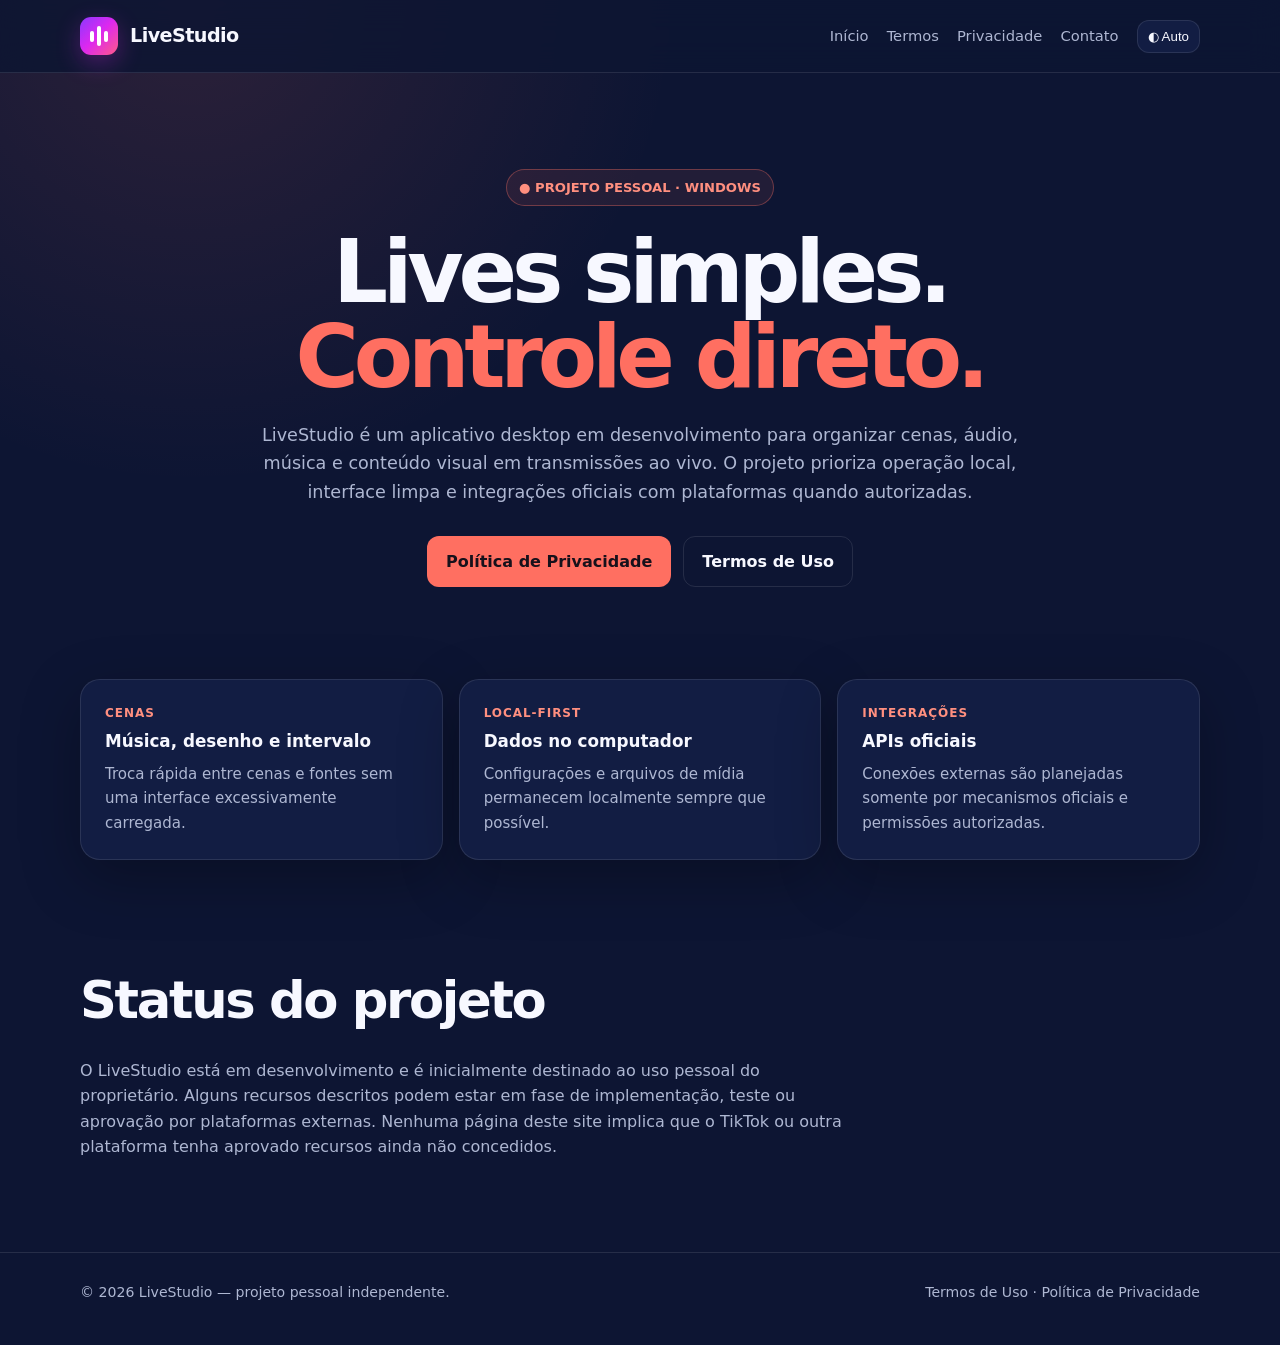
<file: index.html>
<!doctype html><html lang="pt-BR"><head><meta charset="utf-8"><meta name="viewport" content="width=device-width,initial-scale=1"><title>LiveStudio — Streaming desktop</title><meta name="description" content="LiveStudio é um aplicativo desktop para criação e gerenciamento de transmissões ao vivo com cenas, áudio, música e conteúdo visual."><link rel="stylesheet" href="styles.css"></head><body><header><div class="wrap"><nav>
<a class="brand" href="index.html"><span class="logo" aria-hidden="true"><span class="logo-bars"><i></i><i></i><i></i></span></span><span>LiveStudio</span></a>
<div class="navlinks"><a href="index.html">Início</a><a href="terms.html">Termos</a><a href="privacy.html">Privacidade</a><a class="keep" href="mailto:adrianodantas06@gmail.com">Contato</a><button class="theme" data-theme-button type="button">◐ Auto</button></div>
</nav></div></header>
<main>
<section class="hero"><div class="wrap"><div class="eyebrow">● PROJETO PESSOAL · WINDOWS</div><h1>Lives simples.<br><span>Controle direto.</span></h1><p class="lead">LiveStudio é um aplicativo desktop em desenvolvimento para organizar cenas, áudio, música e conteúdo visual em transmissões ao vivo. O projeto prioriza operação local, interface limpa e integrações oficiais com plataformas quando autorizadas.</p><div class="actions"><a class="btn primary" href="privacy.html">Política de Privacidade</a><a class="btn" href="terms.html">Termos de Uso</a></div></div></section>
<section class="wrap grid">
<div class="card"><div class="badge">Cenas</div><h3>Música, desenho e intervalo</h3><p>Troca rápida entre cenas e fontes sem uma interface excessivamente carregada.</p></div>
<div class="card"><div class="badge">Local-first</div><h3>Dados no computador</h3><p>Configurações e arquivos de mídia permanecem localmente sempre que possível.</p></div>
<div class="card"><div class="badge">Integrações</div><h3>APIs oficiais</h3><p>Conexões externas são planejadas somente por mecanismos oficiais e permissões autorizadas.</p></div>
</section>
<section class="section"><div class="wrap"><h2>Status do projeto</h2><p>O LiveStudio está em desenvolvimento e é inicialmente destinado ao uso pessoal do proprietário. Alguns recursos descritos podem estar em fase de implementação, teste ou aprovação por plataformas externas. Nenhuma página deste site implica que o TikTok ou outra plataforma tenha aprovado recursos ainda não concedidos.</p></div></section>
</main><footer><div class="wrap foot"><span>© 2026 LiveStudio — projeto pessoal independente.</span><span><a href="terms.html">Termos de Uso</a> · <a href="privacy.html">Política de Privacidade</a></span></div></footer><script src="app.js"></script></body></html>
</file>
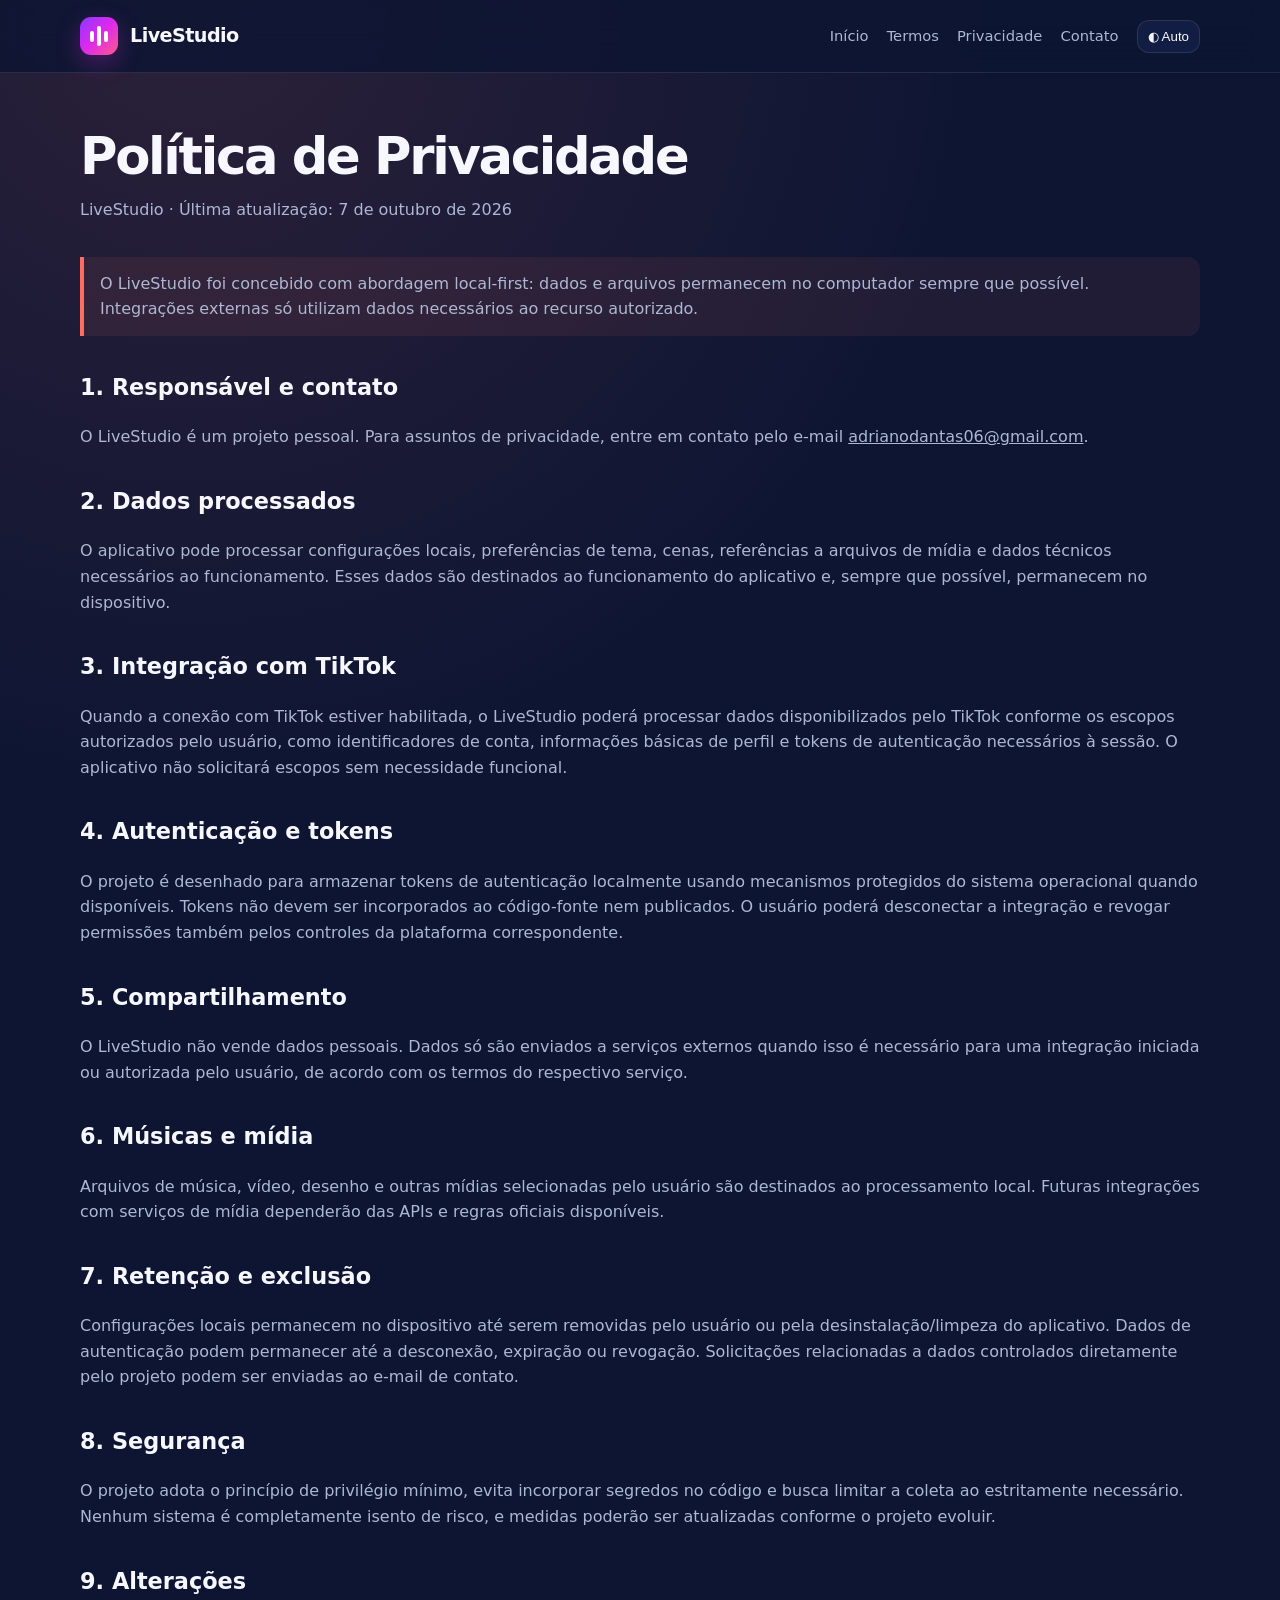
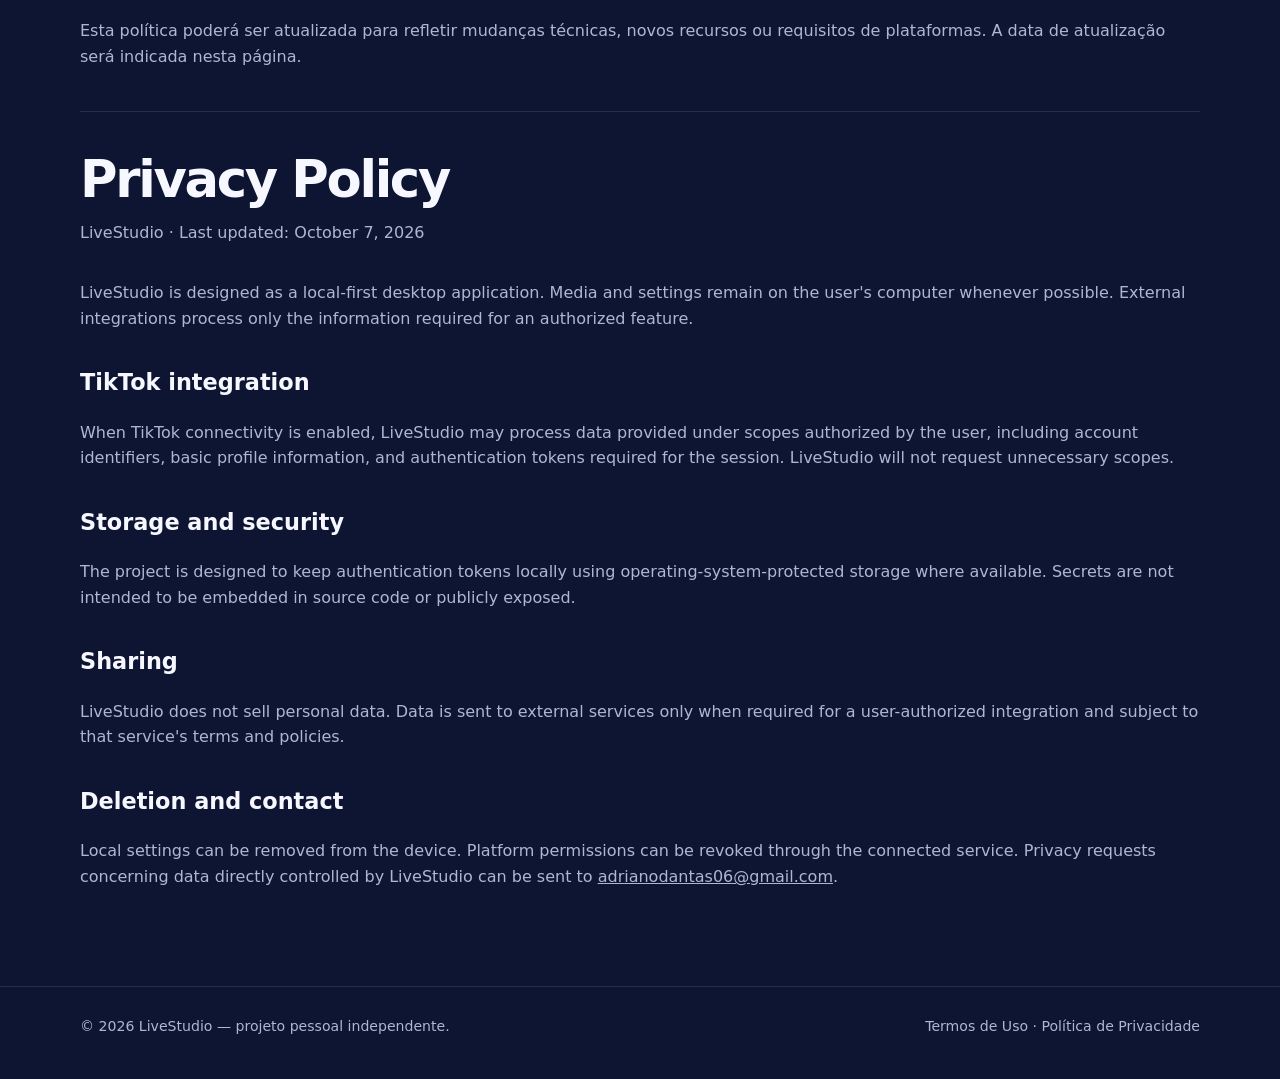
<file: privacy.html>
<!doctype html><html lang="pt-BR"><head><meta charset="utf-8"><meta name="viewport" content="width=device-width,initial-scale=1"><title>Política de Privacidade — LiveStudio</title><link rel="stylesheet" href="styles.css"></head><body><header><div class="wrap"><nav>
<a class="brand" href="index.html"><span class="logo" aria-hidden="true"><span class="logo-bars"><i></i><i></i><i></i></span></span><span>LiveStudio</span></a>
<div class="navlinks"><a href="index.html">Início</a><a href="terms.html">Termos</a><a href="privacy.html">Privacidade</a><a class="keep" href="mailto:adrianodantas06@gmail.com">Contato</a><button class="theme" data-theme-button type="button">◐ Auto</button></div>
</nav></div></header>
<main class="legal"><div class="wrap"><h1>Política de Privacidade</h1><p class="meta">LiveStudio · Última atualização: 7 de outubro de 2026</p>
<p class="notice">O LiveStudio foi concebido com abordagem local-first: dados e arquivos permanecem no computador sempre que possível. Integrações externas só utilizam dados necessários ao recurso autorizado.</p>
<h2>1. Responsável e contato</h2><p>O LiveStudio é um projeto pessoal. Para assuntos de privacidade, entre em contato pelo e-mail <a href="mailto:adrianodantas06@gmail.com">adrianodantas06@gmail.com</a>.</p>
<h2>2. Dados processados</h2><p>O aplicativo pode processar configurações locais, preferências de tema, cenas, referências a arquivos de mídia e dados técnicos necessários ao funcionamento. Esses dados são destinados ao funcionamento do aplicativo e, sempre que possível, permanecem no dispositivo.</p>
<h2>3. Integração com TikTok</h2><p>Quando a conexão com TikTok estiver habilitada, o LiveStudio poderá processar dados disponibilizados pelo TikTok conforme os escopos autorizados pelo usuário, como identificadores de conta, informações básicas de perfil e tokens de autenticação necessários à sessão. O aplicativo não solicitará escopos sem necessidade funcional.</p>
<h2>4. Autenticação e tokens</h2><p>O projeto é desenhado para armazenar tokens de autenticação localmente usando mecanismos protegidos do sistema operacional quando disponíveis. Tokens não devem ser incorporados ao código-fonte nem publicados. O usuário poderá desconectar a integração e revogar permissões também pelos controles da plataforma correspondente.</p>
<h2>5. Compartilhamento</h2><p>O LiveStudio não vende dados pessoais. Dados só são enviados a serviços externos quando isso é necessário para uma integração iniciada ou autorizada pelo usuário, de acordo com os termos do respectivo serviço.</p>
<h2>6. Músicas e mídia</h2><p>Arquivos de música, vídeo, desenho e outras mídias selecionadas pelo usuário são destinados ao processamento local. Futuras integrações com serviços de mídia dependerão das APIs e regras oficiais disponíveis.</p>
<h2>7. Retenção e exclusão</h2><p>Configurações locais permanecem no dispositivo até serem removidas pelo usuário ou pela desinstalação/limpeza do aplicativo. Dados de autenticação podem permanecer até a desconexão, expiração ou revogação. Solicitações relacionadas a dados controlados diretamente pelo projeto podem ser enviadas ao e-mail de contato.</p>
<h2>8. Segurança</h2><p>O projeto adota o princípio de privilégio mínimo, evita incorporar segredos no código e busca limitar a coleta ao estritamente necessário. Nenhum sistema é completamente isento de risco, e medidas poderão ser atualizadas conforme o projeto evoluir.</p>
<h2>9. Alterações</h2><p>Esta política poderá ser atualizada para refletir mudanças técnicas, novos recursos ou requisitos de plataformas. A data de atualização será indicada nesta página.</p>
<hr><h1 lang="en">Privacy Policy</h1><p class="meta" lang="en">LiveStudio · Last updated: October 7, 2026</p>
<div lang="en"><p>LiveStudio is designed as a local-first desktop application. Media and settings remain on the user's computer whenever possible. External integrations process only the information required for an authorized feature.</p>
<h2>TikTok integration</h2><p>When TikTok connectivity is enabled, LiveStudio may process data provided under scopes authorized by the user, including account identifiers, basic profile information, and authentication tokens required for the session. LiveStudio will not request unnecessary scopes.</p>
<h2>Storage and security</h2><p>The project is designed to keep authentication tokens locally using operating-system-protected storage where available. Secrets are not intended to be embedded in source code or publicly exposed.</p>
<h2>Sharing</h2><p>LiveStudio does not sell personal data. Data is sent to external services only when required for a user-authorized integration and subject to that service's terms and policies.</p>
<h2>Deletion and contact</h2><p>Local settings can be removed from the device. Platform permissions can be revoked through the connected service. Privacy requests concerning data directly controlled by LiveStudio can be sent to <a href="mailto:adrianodantas06@gmail.com">adrianodantas06@gmail.com</a>.</p></div>
</div></main><footer><div class="wrap foot"><span>© 2026 LiveStudio — projeto pessoal independente.</span><span><a href="terms.html">Termos de Uso</a> · <a href="privacy.html">Política de Privacidade</a></span></div></footer><script src="app.js"></script></body></html>
</file>
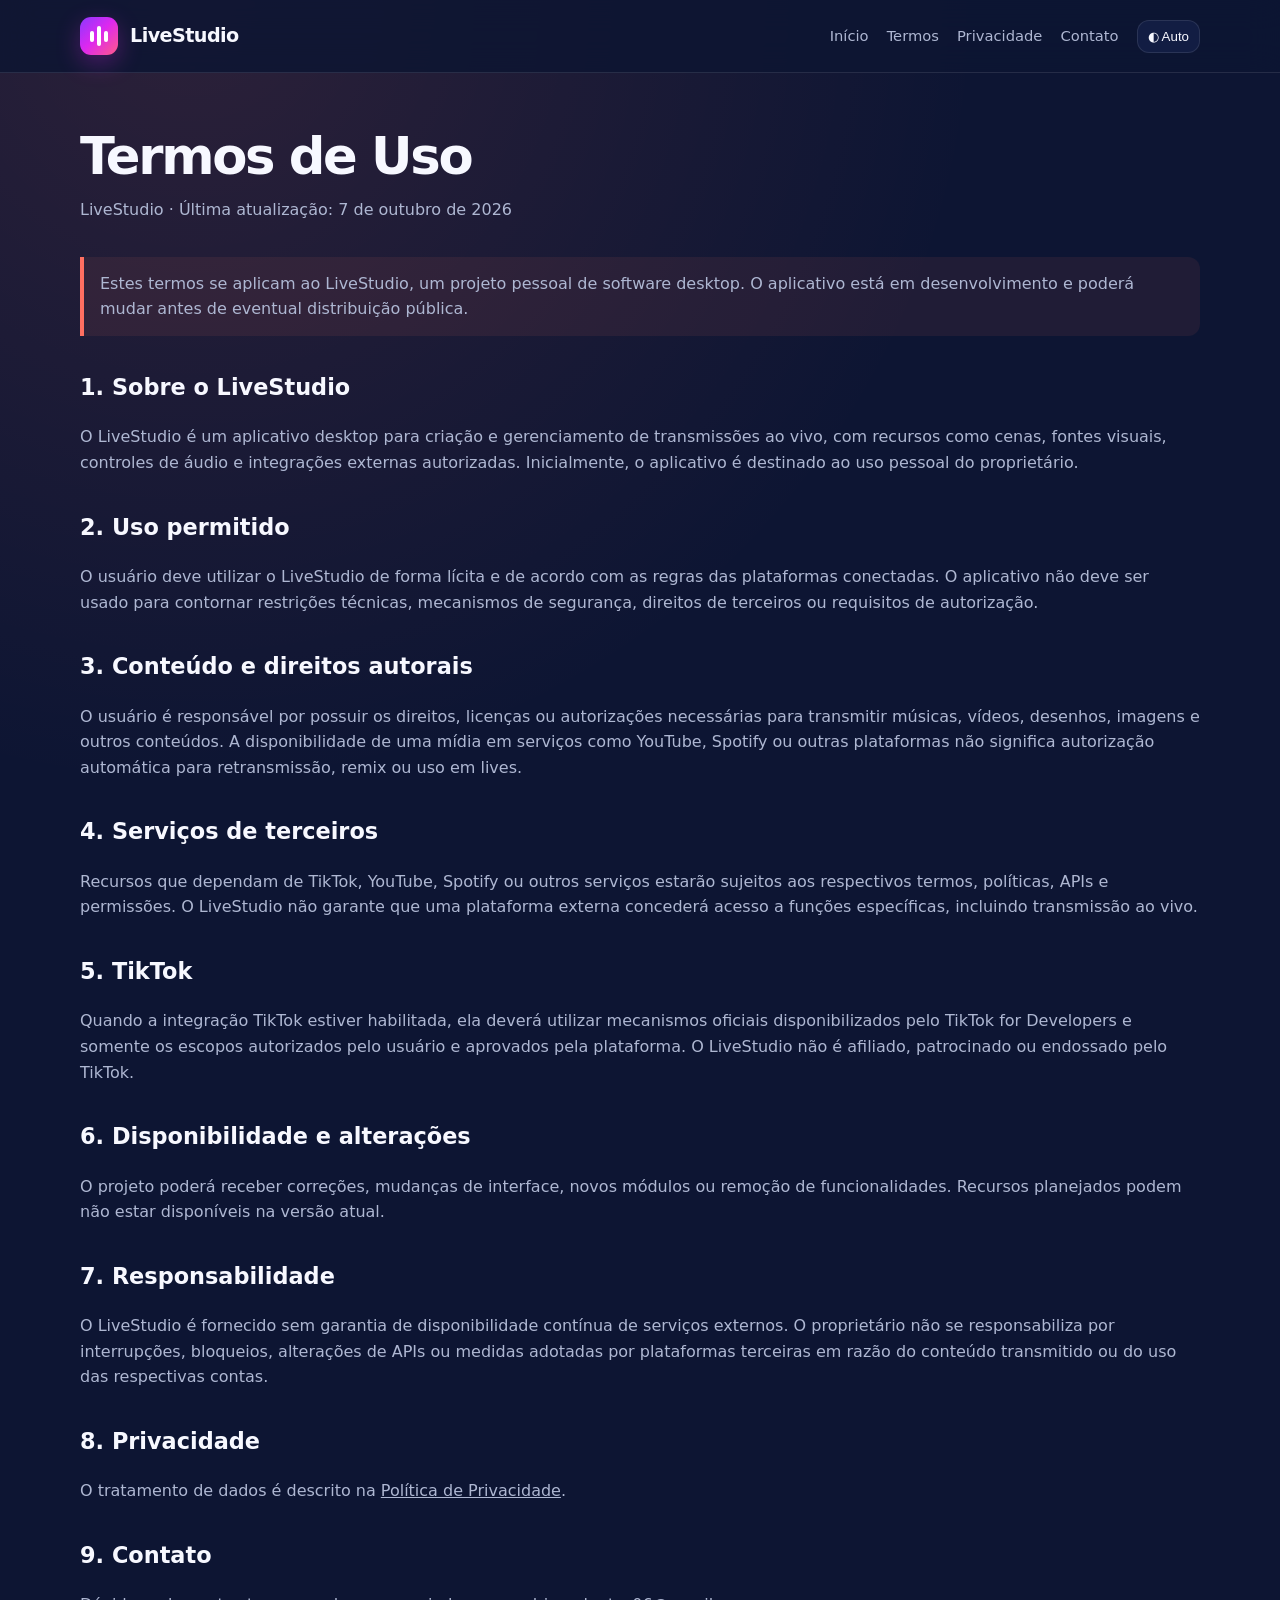
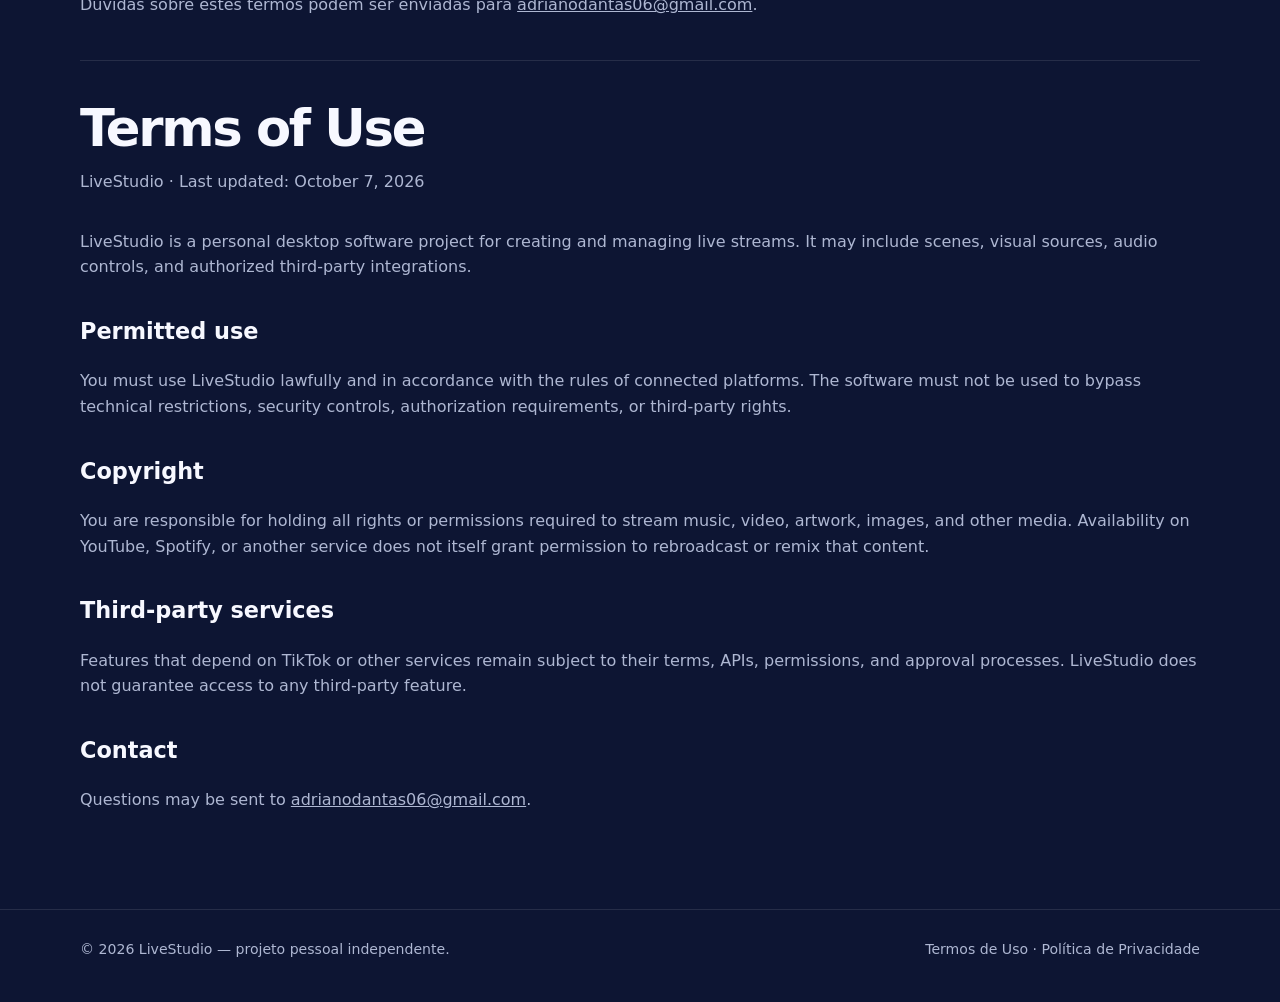
<file: terms.html>
<!doctype html><html lang="pt-BR"><head><meta charset="utf-8"><meta name="viewport" content="width=device-width,initial-scale=1"><title>Termos de Uso — LiveStudio</title><link rel="stylesheet" href="styles.css"></head><body><header><div class="wrap"><nav>
<a class="brand" href="index.html"><span class="logo" aria-hidden="true"><span class="logo-bars"><i></i><i></i><i></i></span></span><span>LiveStudio</span></a>
<div class="navlinks"><a href="index.html">Início</a><a href="terms.html">Termos</a><a href="privacy.html">Privacidade</a><a class="keep" href="mailto:adrianodantas06@gmail.com">Contato</a><button class="theme" data-theme-button type="button">◐ Auto</button></div>
</nav></div></header>
<main class="legal"><div class="wrap"><h1>Termos de Uso</h1><p class="meta">LiveStudio · Última atualização: 7 de outubro de 2026</p>
<p class="notice">Estes termos se aplicam ao LiveStudio, um projeto pessoal de software desktop. O aplicativo está em desenvolvimento e poderá mudar antes de eventual distribuição pública.</p>
<h2>1. Sobre o LiveStudio</h2><p>O LiveStudio é um aplicativo desktop para criação e gerenciamento de transmissões ao vivo, com recursos como cenas, fontes visuais, controles de áudio e integrações externas autorizadas. Inicialmente, o aplicativo é destinado ao uso pessoal do proprietário.</p>
<h2>2. Uso permitido</h2><p>O usuário deve utilizar o LiveStudio de forma lícita e de acordo com as regras das plataformas conectadas. O aplicativo não deve ser usado para contornar restrições técnicas, mecanismos de segurança, direitos de terceiros ou requisitos de autorização.</p>
<h2>3. Conteúdo e direitos autorais</h2><p>O usuário é responsável por possuir os direitos, licenças ou autorizações necessárias para transmitir músicas, vídeos, desenhos, imagens e outros conteúdos. A disponibilidade de uma mídia em serviços como YouTube, Spotify ou outras plataformas não significa autorização automática para retransmissão, remix ou uso em lives.</p>
<h2>4. Serviços de terceiros</h2><p>Recursos que dependam de TikTok, YouTube, Spotify ou outros serviços estarão sujeitos aos respectivos termos, políticas, APIs e permissões. O LiveStudio não garante que uma plataforma externa concederá acesso a funções específicas, incluindo transmissão ao vivo.</p>
<h2>5. TikTok</h2><p>Quando a integração TikTok estiver habilitada, ela deverá utilizar mecanismos oficiais disponibilizados pelo TikTok for Developers e somente os escopos autorizados pelo usuário e aprovados pela plataforma. O LiveStudio não é afiliado, patrocinado ou endossado pelo TikTok.</p>
<h2>6. Disponibilidade e alterações</h2><p>O projeto poderá receber correções, mudanças de interface, novos módulos ou remoção de funcionalidades. Recursos planejados podem não estar disponíveis na versão atual.</p>
<h2>7. Responsabilidade</h2><p>O LiveStudio é fornecido sem garantia de disponibilidade contínua de serviços externos. O proprietário não se responsabiliza por interrupções, bloqueios, alterações de APIs ou medidas adotadas por plataformas terceiras em razão do conteúdo transmitido ou do uso das respectivas contas.</p>
<h2>8. Privacidade</h2><p>O tratamento de dados é descrito na <a href="privacy.html">Política de Privacidade</a>.</p>
<h2>9. Contato</h2><p>Dúvidas sobre estes termos podem ser enviadas para <a href="mailto:adrianodantas06@gmail.com">adrianodantas06@gmail.com</a>.</p>
<hr><h1 lang="en">Terms of Use</h1><p class="meta" lang="en">LiveStudio · Last updated: October 7, 2026</p>
<div lang="en"><p>LiveStudio is a personal desktop software project for creating and managing live streams. It may include scenes, visual sources, audio controls, and authorized third-party integrations.</p>
<h2>Permitted use</h2><p>You must use LiveStudio lawfully and in accordance with the rules of connected platforms. The software must not be used to bypass technical restrictions, security controls, authorization requirements, or third-party rights.</p>
<h2>Copyright</h2><p>You are responsible for holding all rights or permissions required to stream music, video, artwork, images, and other media. Availability on YouTube, Spotify, or another service does not itself grant permission to rebroadcast or remix that content.</p>
<h2>Third-party services</h2><p>Features that depend on TikTok or other services remain subject to their terms, APIs, permissions, and approval processes. LiveStudio does not guarantee access to any third-party feature.</p>
<h2>Contact</h2><p>Questions may be sent to <a href="mailto:adrianodantas06@gmail.com">adrianodantas06@gmail.com</a>.</p></div>
</div></main><footer><div class="wrap foot"><span>© 2026 LiveStudio — projeto pessoal independente.</span><span><a href="terms.html">Termos de Uso</a> · <a href="privacy.html">Política de Privacidade</a></span></div></footer><script src="app.js"></script></body></html>
</file>
<file: styles.css>
:root{
  --bg:#0d1533;--panel:#121d43;--text:#f7f8ff;--muted:#aeb7d2;
  --coral:#ff6f61;--coral2:#ff8f7f;--line:rgba(255,255,255,.10);
  --shadow:0 18px 60px rgba(0,0,0,.28)
}
:root[data-theme="light"]{
  --bg:#f6f8fc;--panel:#ffffff;--text:#11182d;--muted:#5b647a;
  --line:rgba(13,21,51,.12);--shadow:0 18px 45px rgba(22,32,70,.10)
}
*{box-sizing:border-box}
html{scroll-behavior:smooth}
body{margin:0;background:radial-gradient(circle at 15% 0%,rgba(255,111,97,.13),transparent 28%),var(--bg);color:var(--text);font-family:Inter,ui-sans-serif,system-ui,-apple-system,BlinkMacSystemFont,"Segoe UI",sans-serif;line-height:1.6}
a{color:inherit}
.wrap{width:min(1120px,calc(100% - 36px));margin:auto}
header{position:sticky;top:0;z-index:10;background:color-mix(in srgb,var(--bg) 86%,transparent);backdrop-filter:blur(16px);border-bottom:1px solid var(--line)}
nav{min-height:72px;display:flex;align-items:center;justify-content:space-between;gap:20px}
.brand{display:flex;align-items:center;gap:12px;text-decoration:none;font-weight:800;letter-spacing:-.03em;font-size:1.2rem}
.logo{width:38px;height:38px;border-radius:11px;background:linear-gradient(135deg,#8c38ff 0%,#dd28ef 48%,#ff5a88 100%);display:grid;place-items:center;box-shadow:0 8px 25px rgba(214,43,224,.3)}
.logo-bars{display:flex;align-items:center;gap:3px;height:20px}
.logo-bars i{display:block;width:4px;border-radius:4px;background:#fff}
.logo-bars i:nth-child(1),.logo-bars i:nth-child(3){height:11px}.logo-bars i:nth-child(2){height:20px}
.navlinks{display:flex;align-items:center;gap:18px;font-size:.92rem}
.navlinks a{text-decoration:none;color:var(--muted)}
.navlinks a:hover{color:var(--text)}
.theme{border:1px solid var(--line);background:var(--panel);color:var(--text);border-radius:12px;padding:8px 10px;cursor:pointer}
.hero{padding:96px 0 72px;text-align:center}
.eyebrow{display:inline-flex;gap:8px;align-items:center;border:1px solid rgba(255,111,97,.35);background:rgba(255,111,97,.09);color:var(--coral2);padding:7px 12px;border-radius:999px;font-size:.82rem;font-weight:700}
h1{font-size:clamp(2.6rem,7vw,5.4rem);line-height:.98;letter-spacing:-.06em;margin:24px 0 22px}
h1 span{color:var(--coral)}
.lead{max-width:760px;margin:0 auto;color:var(--muted);font-size:1.1rem}
.actions{display:flex;justify-content:center;gap:12px;flex-wrap:wrap;margin-top:30px}
.btn{display:inline-block;text-decoration:none;padding:12px 18px;border-radius:12px;font-weight:750;border:1px solid var(--line)}
.btn.primary{background:var(--coral);color:#17111b;border-color:transparent}
.grid{display:grid;grid-template-columns:repeat(3,1fr);gap:16px;padding:20px 0 76px}
.card{background:var(--panel);border:1px solid var(--line);border-radius:20px;padding:24px;box-shadow:var(--shadow)}
.card h3{margin:4px 0 8px;font-size:1.05rem}
.card p{margin:0;color:var(--muted);font-size:.94rem}
.badge{font-size:.75rem;color:var(--coral2);font-weight:800;text-transform:uppercase;letter-spacing:.08em}
.section{padding:24px 0 76px}
.section h2,.legal h1{font-size:clamp(2rem,4vw,3.3rem);letter-spacing:-.045em;margin:0 0 12px}
.section p{color:var(--muted);max-width:780px}
.legal{padding:58px 0 80px}
.legal .meta{color:var(--muted);margin-bottom:34px}
.legal h2{margin-top:34px;font-size:1.4rem}
.legal h3{margin-top:26px;font-size:1.05rem}
.legal p,.legal li{color:var(--muted)}
.legal strong{color:var(--text)}
.notice{border-left:4px solid var(--coral);padding:14px 16px;background:rgba(255,111,97,.08);border-radius:0 12px 12px 0}
hr{border:none;border-top:1px solid var(--line);margin:42px 0}
footer{border-top:1px solid var(--line);padding:28px 0 42px;color:var(--muted);font-size:.88rem}
footer .foot{display:flex;justify-content:space-between;gap:18px;flex-wrap:wrap}
footer a{text-decoration:none}
@media(max-width:780px){.grid{grid-template-columns:1fr}.navlinks a:not(.keep){display:none}.hero{padding-top:72px}}
</file>
